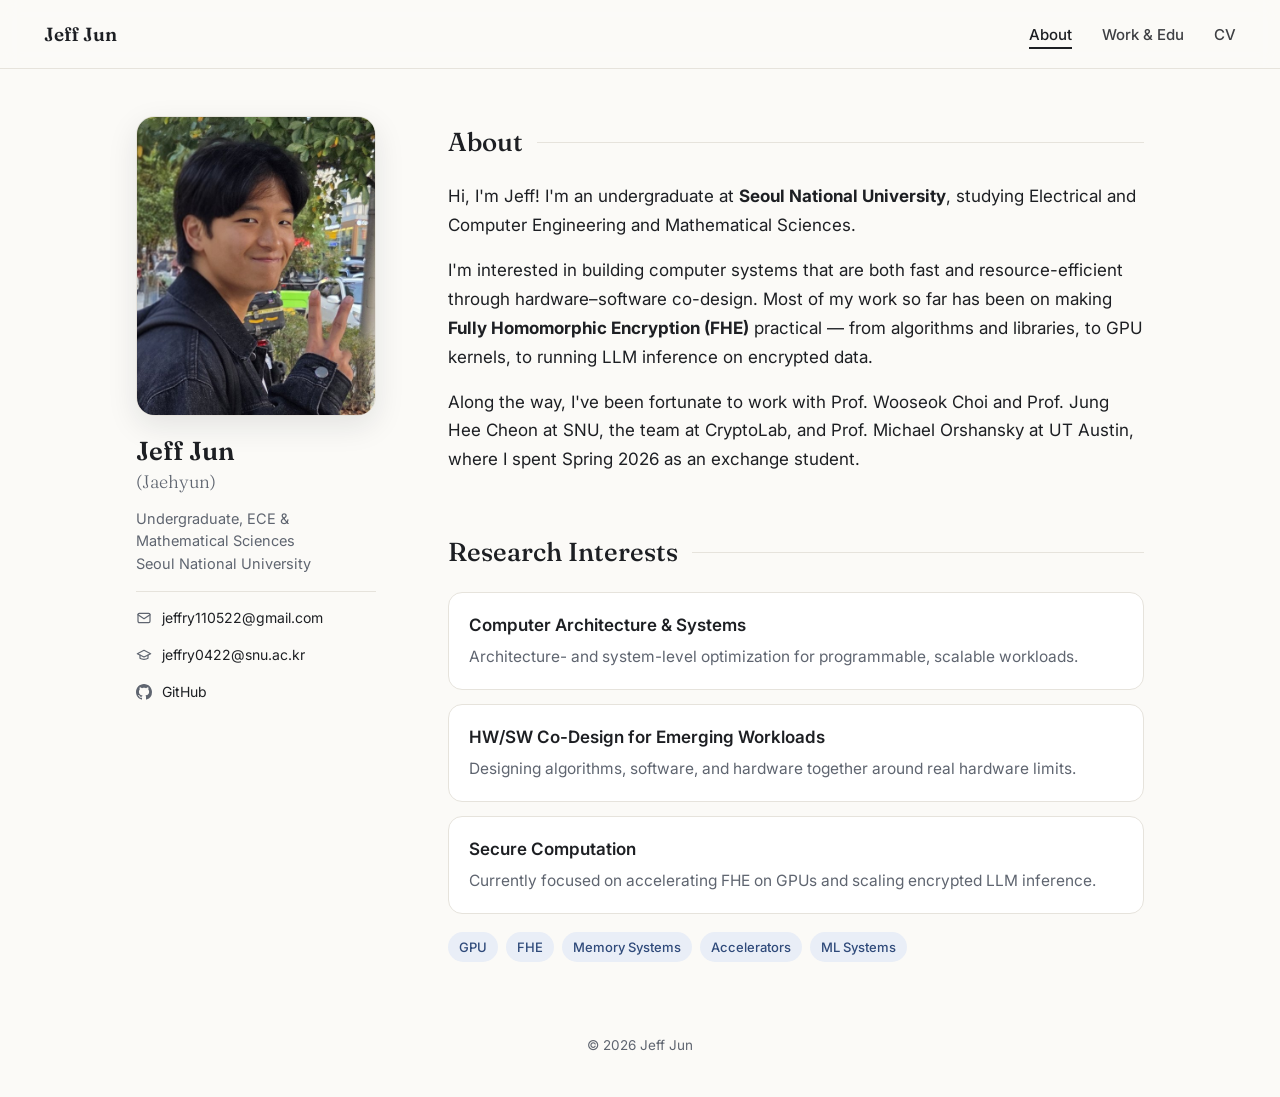
<file: index.html>
<!doctype html>
<html lang="en">
<head>
  <meta charset="utf-8">
  <meta name="viewport" content="width=device-width, initial-scale=1">
  <meta name="robots" content="noindex, nofollow, noarchive">
  <title>Jeff Jun</title>
  <meta name="description" content="Jeff (Jaehyun) Jun — Computer Architecture & HW/SW Co-Design">
  <link rel="preconnect" href="https://fonts.googleapis.com">
  <link rel="preconnect" href="https://fonts.gstatic.com" crossorigin>
  <link href="https://fonts.googleapis.com/css2?family=Fraunces:opsz,wght@9..144,300;9..144,500;9..144,600&family=Inter:wght@400;500;600&display=swap" rel="stylesheet">
  <link rel="stylesheet" href="style.css">
</head>
<body>
  <nav class="nav solid">
    <a class="brand" href="index.html">Jeff Jun</a>
    <ul>
      <li><a href="index.html" aria-current="page">About</a></li>
      <li><a href="experience.html">Work &amp; Edu</a></li>
      <li><a href="cv.html">CV</a></li>
    </ul>
  </nav>

  <div class="home">
    <aside class="profile">
      <img class="avatar" src="profile.jpg" alt="Photo of Jeff Jun" width="560" height="700">
      <div class="profile-text">
        <div class="p-name">Jeff Jun</div>
        <div class="p-alt">(Jaehyun)</div>
        <div class="p-role">Undergraduate, ECE &amp; Mathematical Sciences<br>Seoul National University</div>
        <ul class="p-links">
          <li><a href="mailto:jeffry110522@gmail.com">
            <svg viewBox="0 0 24 24" fill="none" stroke="currentColor" stroke-width="1.8" stroke-linecap="round" stroke-linejoin="round"><rect x="3" y="5" width="18" height="14" rx="2"/><path d="m3 7 9 6 9-6"/></svg>
            jeffry110522@gmail.com</a></li>
          <li><a href="mailto:jeffry0422@snu.ac.kr">
            <svg viewBox="0 0 24 24" fill="none" stroke="currentColor" stroke-width="1.8" stroke-linecap="round" stroke-linejoin="round"><path d="M22 10 12 5 2 10l10 5 10-5z"/><path d="M6 12v5c3 2 9 2 12 0v-5"/></svg>
            jeffry0422@snu.ac.kr</a></li>
          <li><a href="https://github.com/Ccrople" target="_blank" rel="noopener">
            <svg viewBox="0 0 16 16" fill="currentColor"><path d="M8 0C3.58 0 0 3.58 0 8c0 3.54 2.29 6.53 5.47 7.59.4.07.55-.17.55-.38 0-.19-.01-.82-.01-1.49-2.01.37-2.53-.49-2.69-.94-.09-.23-.48-.94-.82-1.13-.28-.15-.68-.52-.01-.53.63-.01 1.08.58 1.23.82.72 1.21 1.87.87 2.33.66.07-.52.28-.87.51-1.07-1.78-.2-3.64-.89-3.64-3.95 0-.87.31-1.59.82-2.15-.08-.2-.36-1.02.08-2.12 0 0 .67-.21 2.2.82.64-.18 1.32-.27 2-.27.68 0 1.36.09 2 .27 1.53-1.04 2.2-.82 2.2-.82.44 1.1.16 1.92.08 2.12.51.56.82 1.27.82 2.15 0 3.07-1.87 3.75-3.65 3.95.29.25.54.73.54 1.48 0 1.07-.01 1.93-.01 2.2 0 .21.15.46.55.38A8.01 8.01 0 0 0 16 8c0-4.42-3.58-8-8-8z"/></svg>
            GitHub</a></li>
          <!-- LinkedIn: 주소 정해지면 아래 주석을 풀고 URL만 바꾸세요
          <li><a href="https://www.linkedin.com/in/YOUR-ID" target="_blank" rel="noopener">
            <svg viewBox="0 0 24 24" fill="currentColor"><path d="M4.98 3.5a2.5 2.5 0 1 1 0 5 2.5 2.5 0 0 1 0-5zM3 9.5h4v11H3zM9.5 9.5h3.8v1.6h.05c.53-1 1.84-2.05 3.78-2.05 4.04 0 4.79 2.66 4.79 6.12v5.33h-4v-4.73c0-1.13-.02-2.58-1.57-2.58-1.57 0-1.81 1.23-1.81 2.5v4.81h-4z"/></svg>
            LinkedIn</a></li>
          -->
        </ul>
      </div>
    </aside>

    <main class="home-main">
      <section>
        <h2>About</h2>
        <p>Hi, I'm Jeff! I'm an undergraduate at <strong>Seoul National University</strong>, studying Electrical and Computer Engineering and Mathematical Sciences.</p>
        <p>I'm interested in building computer systems that are both fast and resource-efficient through hardware–software co-design. Most of my work so far has been on making <strong>Fully Homomorphic Encryption (FHE)</strong> practical — from algorithms and libraries, to GPU kernels, to running LLM inference on encrypted data.</p>
        <p>Along the way, I've been fortunate to work with Prof. Wooseok Choi and Prof. Jung Hee Cheon at SNU, the team at CryptoLab, and Prof. Michael Orshansky at UT Austin, where I spent Spring 2026 as an exchange student.</p>
      </section>

      <section>
        <h2>Research Interests</h2>
        <ul class="interests">
          <li><strong>Computer Architecture &amp; Systems</strong><span>Architecture- and system-level optimization for programmable, scalable workloads.</span></li>
          <li><strong>HW/SW Co-Design for Emerging Workloads</strong><span>Designing algorithms, software, and hardware together around real hardware limits.</span></li>
          <li><strong>Secure Computation</strong><span>Currently focused on accelerating FHE on GPUs and scaling encrypted LLM inference.</span></li>
        </ul>
        <div class="tags">
          <span class="tag">GPU</span><span class="tag">FHE</span><span class="tag">Memory Systems</span><span class="tag">Accelerators</span><span class="tag">ML Systems</span>
        </div>
      </section>
    </main>
  </div>

  <footer>© 2026 Jeff Jun</footer>
</body>
</html>
</file>
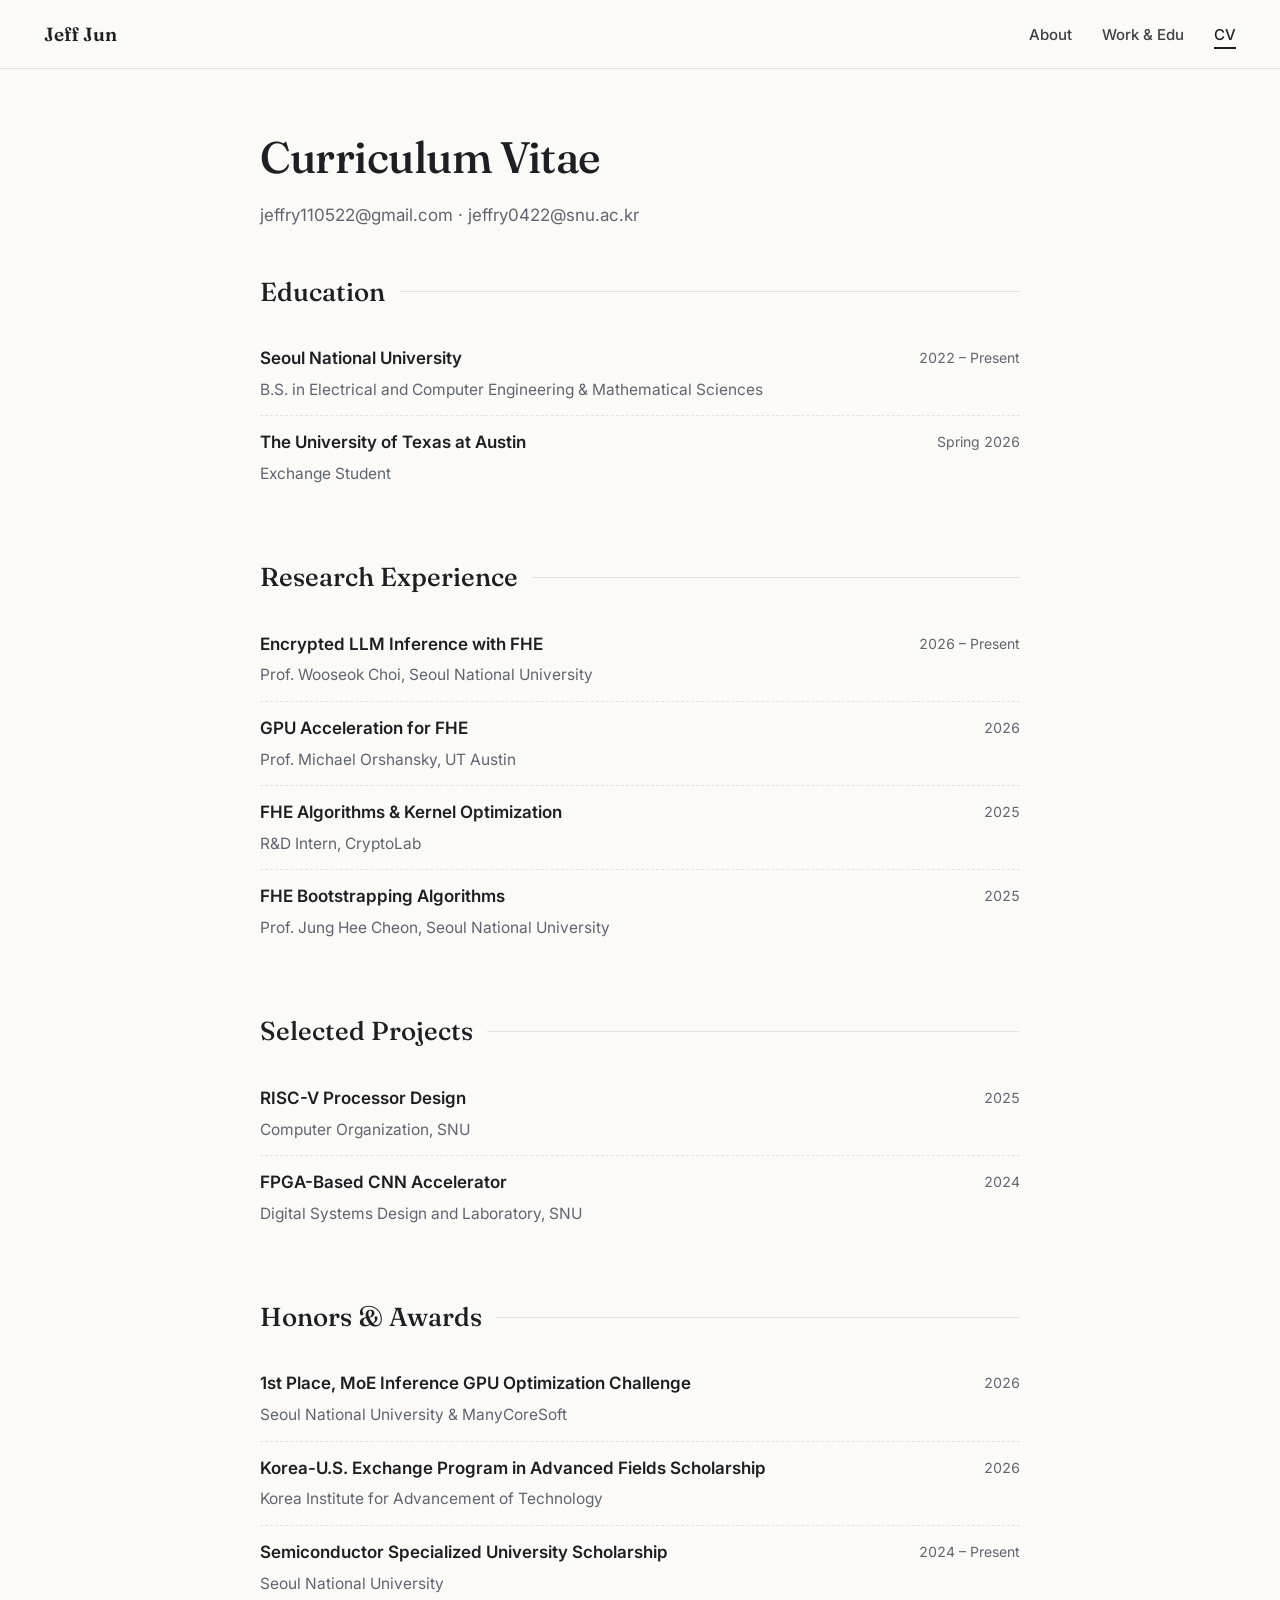
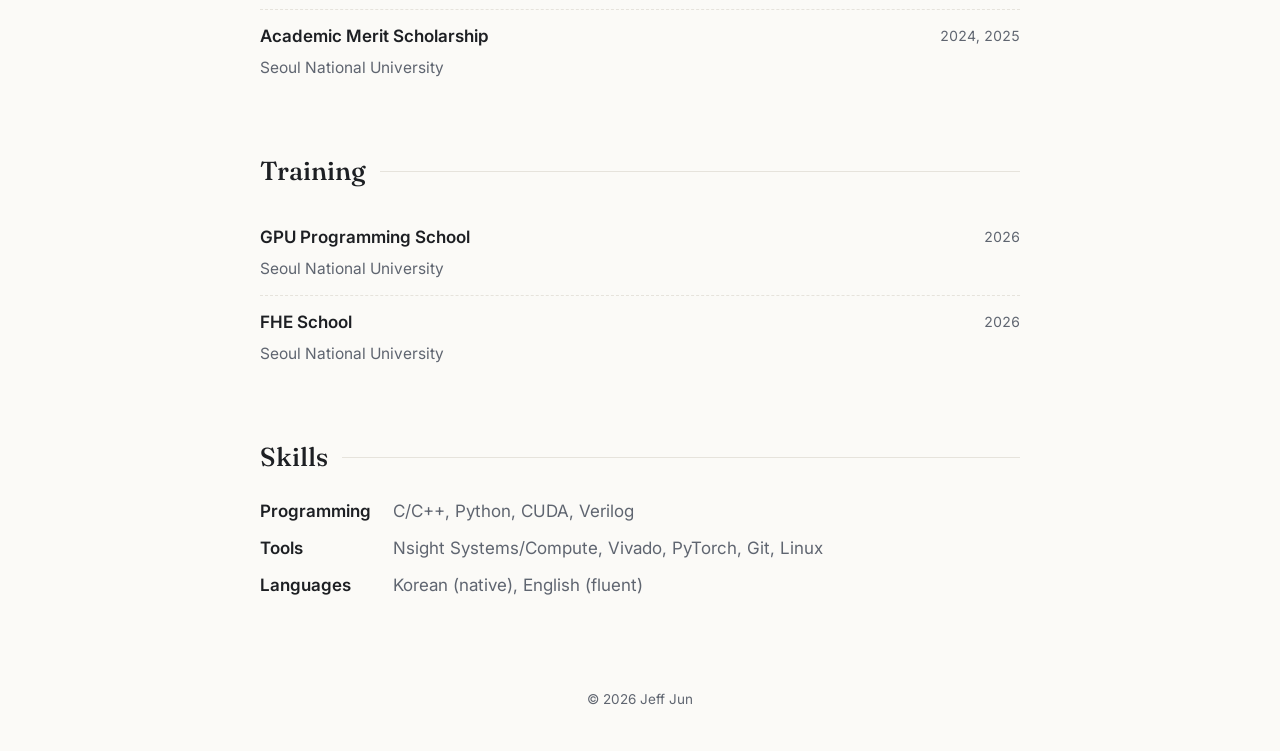
<file: cv.html>
<!doctype html>
<html lang="en">
<head>
  <meta charset="utf-8">
  <meta name="viewport" content="width=device-width, initial-scale=1">
  <meta name="robots" content="noindex, nofollow, noarchive">
  <title>CV · Jeff Jun</title>
  <link rel="preconnect" href="https://fonts.googleapis.com">
  <link rel="preconnect" href="https://fonts.gstatic.com" crossorigin>
  <link href="https://fonts.googleapis.com/css2?family=Fraunces:opsz,wght@9..144,300;9..144,500;9..144,600&family=Inter:wght@400;500;600&display=swap" rel="stylesheet">
  <link rel="stylesheet" href="style.css">
</head>
<body>
  <nav class="nav solid">
    <a class="brand" href="index.html">Jeff Jun</a>
    <ul>
      <li><a href="index.html">About</a></li>
      <li><a href="experience.html">Work &amp; Edu</a></li>
      <li><a href="cv.html" aria-current="page">CV</a></li>
    </ul>
  </nav>

  <main class="page">
    <div class="wrap">
      <div class="cv-head">
        <div>
          <h1 class="page-title">Curriculum Vitae</h1>
          <p class="page-sub">jeffry110522@gmail.com · jeffry0422@snu.ac.kr</p>
        </div>
        <!-- CV PDF를 올리면 cv.pdf 로 넣고 아래 주석을 푸세요
        <a class="chip no-print" href="cv.pdf" target="_blank" rel="noopener">Download PDF</a>
        -->
      </div>

      <section>
        <h2>Education</h2>
        <ul class="cv-list">
          <li><span class="what">Seoul National University</span><span class="where">B.S. in Electrical and Computer Engineering &amp; Mathematical Sciences</span><span class="when">2022 – Present</span></li>
          <li><span class="what">The University of Texas at Austin</span><span class="where">Exchange Student</span><span class="when">Spring 2026</span></li>
        </ul>
      </section>

      <section>
        <h2>Research Experience</h2>
        <ul class="cv-list">
          <li><span class="what">Encrypted LLM Inference with FHE</span><span class="where">Prof. Wooseok Choi, Seoul National University</span><span class="when">2026 – Present</span></li>
          <li><span class="what">GPU Acceleration for FHE</span><span class="where">Prof. Michael Orshansky, UT Austin</span><span class="when">2026</span></li>
          <li><span class="what">FHE Algorithms &amp; Kernel Optimization</span><span class="where">R&amp;D Intern, CryptoLab</span><span class="when">2025</span></li>
          <li><span class="what">FHE Bootstrapping Algorithms</span><span class="where">Prof. Jung Hee Cheon, Seoul National University</span><span class="when">2025</span></li>
        </ul>
      </section>

      <section>
        <h2>Selected Projects</h2>
        <ul class="cv-list">
          <li><span class="what">RISC-V Processor Design</span><span class="where">Computer Organization, SNU</span><span class="when">2025</span></li>
          <li><span class="what">FPGA-Based CNN Accelerator</span><span class="where">Digital Systems Design and Laboratory, SNU</span><span class="when">2024</span></li>
        </ul>
      </section>

      <section>
        <h2>Honors &amp; Awards</h2>
        <ul class="cv-list">
          <li><span class="what">1st Place, MoE Inference GPU Optimization Challenge</span><span class="where">Seoul National University &amp; ManyCoreSoft</span><span class="when">2026</span></li>
          <li><span class="what">Korea-U.S. Exchange Program in Advanced Fields Scholarship</span><span class="where">Korea Institute for Advancement of Technology</span><span class="when">2026</span></li>
          <li><span class="what">Semiconductor Specialized University Scholarship</span><span class="where">Seoul National University</span><span class="when">2024 – Present</span></li>
          <li><span class="what">Academic Merit Scholarship</span><span class="where">Seoul National University</span><span class="when">2024, 2025</span></li>
        </ul>
      </section>

      <section>
        <h2>Training</h2>
        <ul class="cv-list">
          <li><span class="what">GPU Programming School</span><span class="where">Seoul National University</span><span class="when">2026</span></li>
          <li><span class="what">FHE School</span><span class="where">Seoul National University</span><span class="when">2026</span></li>
        </ul>
      </section>

      <section>
        <h2>Skills</h2>
        <dl class="skills">
          <dt>Programming</dt><dd>C/C++, Python, CUDA, Verilog</dd>
          <dt>Tools</dt><dd>Nsight Systems/Compute, Vivado, PyTorch, Git, Linux</dd>
          <dt>Languages</dt><dd>Korean (native), English (fluent)</dd>
        </dl>
      </section>
    </div>
  </main>

  <footer>© 2026 Jeff Jun</footer>
</body>
</html>
</file>
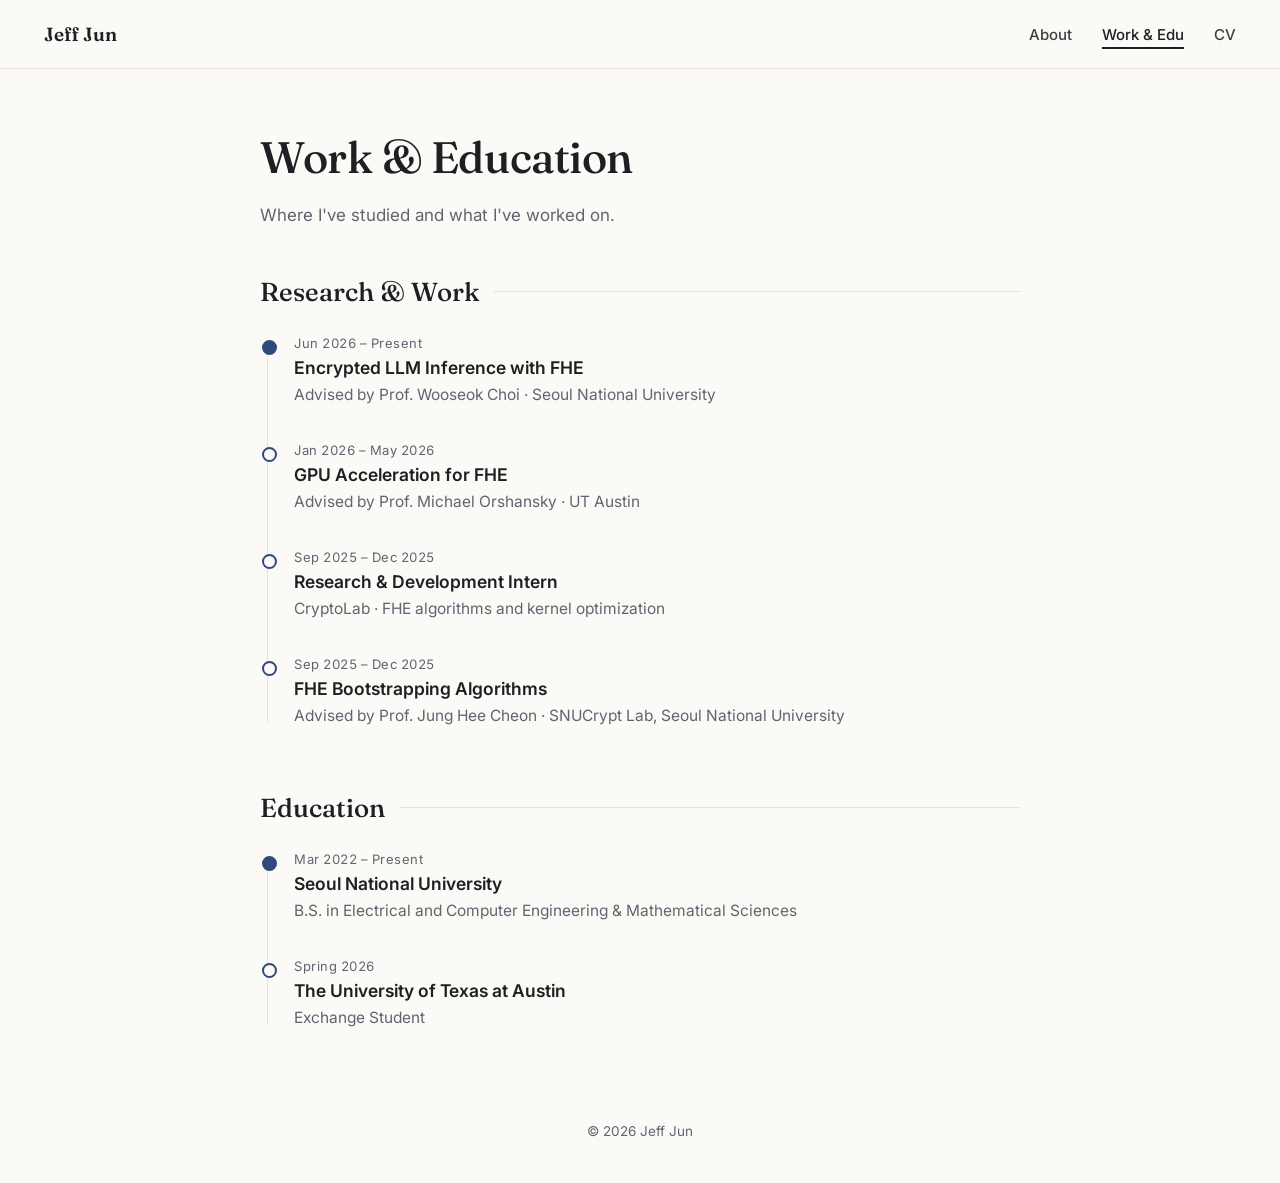
<file: experience.html>
<!doctype html>
<html lang="en">
<head>
  <meta charset="utf-8">
  <meta name="viewport" content="width=device-width, initial-scale=1">
  <meta name="robots" content="noindex, nofollow, noarchive">
  <title>Work &amp; Edu · Jeff Jun</title>
  <link rel="preconnect" href="https://fonts.googleapis.com">
  <link rel="preconnect" href="https://fonts.gstatic.com" crossorigin>
  <link href="https://fonts.googleapis.com/css2?family=Fraunces:opsz,wght@9..144,300;9..144,500;9..144,600&family=Inter:wght@400;500;600&display=swap" rel="stylesheet">
  <link rel="stylesheet" href="style.css">
</head>
<body>
  <nav class="nav solid">
    <a class="brand" href="index.html">Jeff Jun</a>
    <ul>
      <li><a href="index.html">About</a></li>
      <li><a href="experience.html" aria-current="page">Work &amp; Edu</a></li>
      <li><a href="cv.html">CV</a></li>
    </ul>
  </nav>

  <main class="page">
    <div class="wrap">
      <h1 class="page-title">Work &amp; Education</h1>
      <p class="page-sub">Where I've studied and what I've worked on.</p>

      <section>
        <h2>Research &amp; Work</h2>
        <ul class="timeline">
          <li class="now">
            <div class="t-when">Jun 2026 – Present</div>
            <div class="t-title">Encrypted LLM Inference with FHE</div>
            <div class="t-where">Advised by Prof. Wooseok Choi · Seoul National University</div>
          </li>
          <li>
            <div class="t-when">Jan 2026 – May 2026</div>
            <div class="t-title">GPU Acceleration for FHE</div>
            <div class="t-where">Advised by Prof. Michael Orshansky · UT Austin</div>
          </li>
          <li>
            <div class="t-when">Sep 2025 – Dec 2025</div>
            <div class="t-title">Research &amp; Development Intern</div>
            <div class="t-where">CryptoLab · FHE algorithms and kernel optimization</div>
          </li>
          <li>
            <div class="t-when">Sep 2025 – Dec 2025</div>
            <div class="t-title">FHE Bootstrapping Algorithms</div>
            <div class="t-where">Advised by Prof. Jung Hee Cheon · SNUCrypt Lab, Seoul National University</div>
          </li>
        </ul>
      </section>

      <section>
        <h2>Education</h2>
        <ul class="timeline">
          <li class="now">
            <div class="t-when">Mar 2022 – Present</div>
            <div class="t-title">Seoul National University</div>
            <div class="t-where">B.S. in Electrical and Computer Engineering &amp; Mathematical Sciences</div>
          </li>
          <li>
            <div class="t-when">Spring 2026</div>
            <div class="t-title">The University of Texas at Austin</div>
            <div class="t-where">Exchange Student</div>
          </li>
        </ul>
      </section>
    </div>
  </main>

  <footer>© 2026 Jeff Jun</footer>
</body>
</html>
</file>
<file: style.css>
/* ---------- Tokens ---------- */
:root {
  --bg: #fbfaf7;
  --surface: #ffffff;
  --text: #1d1f23;
  --muted: #5f6570;
  --line: #e6e3dc;
  --accent: #2f4a7a;
  --accent-soft: #e9eef7;
  --serif: "Fraunces", Georgia, "Times New Roman", serif;
  --sans: "Inter", system-ui, -apple-system, "Segoe UI", Roboto, sans-serif;
  --maxw: 760px;
  --radius: 14px;
}
@media (prefers-color-scheme: dark) {
  :root {
    --bg: #141518;
    --surface: #1b1d21;
    --text: #e8e6e1;
    --muted: #a0a4ab;
    --line: #2c2f35;
    --accent: #9db7e6;
    --accent-soft: #232a37;
  }
}

* { box-sizing: border-box; }
html { scroll-behavior: smooth; }
body {
  margin: 0;
  background: var(--bg);
  color: var(--text);
  font-family: var(--sans);
  font-size: 17px;
  line-height: 1.7;
  -webkit-font-smoothing: antialiased;
}
a { color: var(--accent); text-decoration: none; }
a:hover { text-decoration: underline; text-underline-offset: 3px; }

/* ---------- Nav ---------- */
.nav {
  position: fixed; inset: 0 0 auto 0; z-index: 20;
  display: flex; align-items: center; justify-content: space-between;
  padding: 18px clamp(16px, 4vw, 44px);
  transition: background .25s, border-color .25s, color .25s;
  border-bottom: 1px solid transparent;
}
.nav .brand { font-family: var(--serif); font-weight: 600; font-size: 19px; color: inherit; }
.nav .brand:hover { text-decoration: none; }
.nav ul { list-style: none; display: flex; gap: clamp(14px, 3vw, 30px); margin: 0; padding: 0; }
.nav ul a { color: inherit; font-size: 15px; font-weight: 500; opacity: .85; }
.nav ul a:hover, .nav ul a[aria-current="page"] { opacity: 1; text-decoration: none; }
.nav ul a[aria-current="page"] { border-bottom: 2px solid currentColor; padding-bottom: 3px; }

.nav.solid {
  color: var(--text);
  background: color-mix(in srgb, var(--bg) 88%, transparent);
  backdrop-filter: blur(10px); -webkit-backdrop-filter: blur(10px);
  border-bottom-color: var(--line);
}

/* ---------- Home: profile sidebar ---------- */
.home {
  max-width: 1040px; margin: 0 auto;
  padding: 116px 16px 24px;
  display: grid; grid-template-columns: 240px 1fr; gap: clamp(32px, 6vw, 72px);
  align-items: start;
}
.profile { position: sticky; top: 104px; }
.avatar {
  display: block; width: 100%; max-width: 240px; height: auto; aspect-ratio: 4 / 5; object-fit: cover;
  border-radius: 18px; border: 1px solid var(--line);
  box-shadow: 0 10px 30px rgba(20, 25, 35, .10);
}
.p-name { font-family: var(--serif); font-weight: 600; font-size: 26px; line-height: 1.2; margin-top: 20px; }
.p-alt { font-family: var(--serif); font-weight: 300; color: var(--muted); font-size: 18px; }
.p-role { color: var(--muted); font-size: 14.5px; line-height: 1.55; margin: 10px 0 16px; }
.p-links { list-style: none; margin: 0; padding: 14px 0 0; border-top: 1px solid var(--line); display: grid; gap: 8px; }
.p-links a { display: inline-flex; align-items: center; gap: 10px; color: var(--text); font-size: 14px; word-break: break-all; }
.p-links a:hover { color: var(--accent); text-decoration: none; }
.p-links svg { width: 16px; height: 16px; flex: none; color: var(--muted); }
.home-main { min-width: 0; padding-top: 4px; }

/* ---------- Generic content ---------- */
.wrap { max-width: var(--maxw); margin: 0 auto; }
.page { padding: 120px 16px 40px; }
.page-title { font-family: var(--serif); font-weight: 500; font-size: clamp(32px, 4.5vw, 44px); margin: 0 0 6px; letter-spacing: -.01em; }
.page-sub { color: var(--muted); margin: 0 0 40px; }

section + section { margin-top: 56px; }
h2 {
  font-family: var(--serif); font-weight: 500; font-size: 26px;
  margin: 0 0 18px; display: flex; align-items: center; gap: 14px;
}
h2::after { content: ""; flex: 1; height: 1px; background: var(--line); }
p { margin: 0 0 16px; }

/* Research interests */
.interests { display: grid; gap: 14px; margin: 0; padding: 0; list-style: none; }
.interests li {
  background: var(--surface); border: 1px solid var(--line); border-radius: var(--radius);
  padding: 18px 20px;
}
.interests strong { display: block; font-weight: 600; margin-bottom: 2px; }
.interests span { color: var(--muted); font-size: 15.5px; }
.tags { display: flex; flex-wrap: wrap; gap: 8px; margin-top: 18px; }
.tag { font-size: 13px; padding: 4px 11px; border-radius: 999px; background: var(--accent-soft); color: var(--accent); font-weight: 500; }

/* Timeline (Work & Edu) */
.timeline { list-style: none; margin: 0; padding: 0; position: relative; }
.timeline::before { content: ""; position: absolute; left: 7px; top: 8px; bottom: 8px; width: 1px; background: var(--line); }
.timeline li { position: relative; padding: 0 0 30px 34px; }
.timeline li:last-child { padding-bottom: 0; }
.timeline li::before {
  content: ""; position: absolute; left: 2px; top: 8px; width: 11px; height: 11px; border-radius: 50%;
  background: var(--bg); border: 2px solid var(--accent);
}
.timeline li.now::before { background: var(--accent); }
.t-when { font-size: 13px; letter-spacing: .04em; color: var(--muted); font-variant-numeric: tabular-nums; }
.t-title { font-weight: 600; font-size: 17.5px; line-height: 1.4; margin: 2px 0; }
.t-where { color: var(--muted); font-size: 15.5px; }

/* CV */
.cv-head { display: flex; flex-wrap: wrap; align-items: flex-end; justify-content: space-between; gap: 16px; margin-bottom: 40px; }
.cv-head .page-sub { margin: 0; }
.cv-list { list-style: none; margin: 0; padding: 0; }
.cv-list li {
  display: grid; grid-template-columns: 1fr auto; gap: 4px 24px;
  padding: 12px 0; border-bottom: 1px dashed var(--line);
}
.cv-list li:last-child { border-bottom: 0; }
.cv-list .what { font-weight: 600; }
.cv-list .where { grid-column: 1; color: var(--muted); font-size: 15.5px; }
.cv-list .when { grid-column: 2; grid-row: 1; color: var(--muted); font-size: 14px; white-space: nowrap; font-variant-numeric: tabular-nums; padding-top: 2px; }
.skills { display: grid; grid-template-columns: max-content 1fr; gap: 8px 22px; margin: 0; }
.skills dt { font-weight: 600; }
.skills dd { margin: 0; color: var(--muted); }

/* Footer */
footer { color: var(--muted); font-size: 13.5px; text-align: center; padding: 48px 16px 40px; }

/* ---------- Mobile ---------- */
@media (max-width: 640px) {
  body { font-size: 16px; }
  .nav { padding: 14px 16px; }
  .nav .brand { font-size: 17px; }
  .nav ul { gap: 14px; }
  .nav ul a { font-size: 14px; }
  .home { grid-template-columns: 1fr; padding-top: 92px; gap: 36px; }
  .profile { position: static; display: grid; grid-template-columns: 112px 1fr; gap: 18px; align-items: center; }
  .avatar { max-width: 112px; border-radius: 14px; }
  .p-name { margin-top: 0; font-size: 23px; }
  .p-alt { font-size: 16px; }
  .p-role { font-size: 13.5px; margin: 6px 0 0; }
  .p-links { grid-column: 1 / -1; }
  .cv-list li { grid-template-columns: 1fr; }
  .cv-list .when { grid-column: 1; grid-row: auto; padding-top: 0; }
  .skills { grid-template-columns: 1fr; gap: 2px; }
  .skills dd { margin-bottom: 10px; }
}

@media print {
  .nav, footer, .no-print { display: none !important; }
  .page { padding-top: 0; }
  body { background: #fff; color: #000; font-size: 12pt; }
}
</file>
